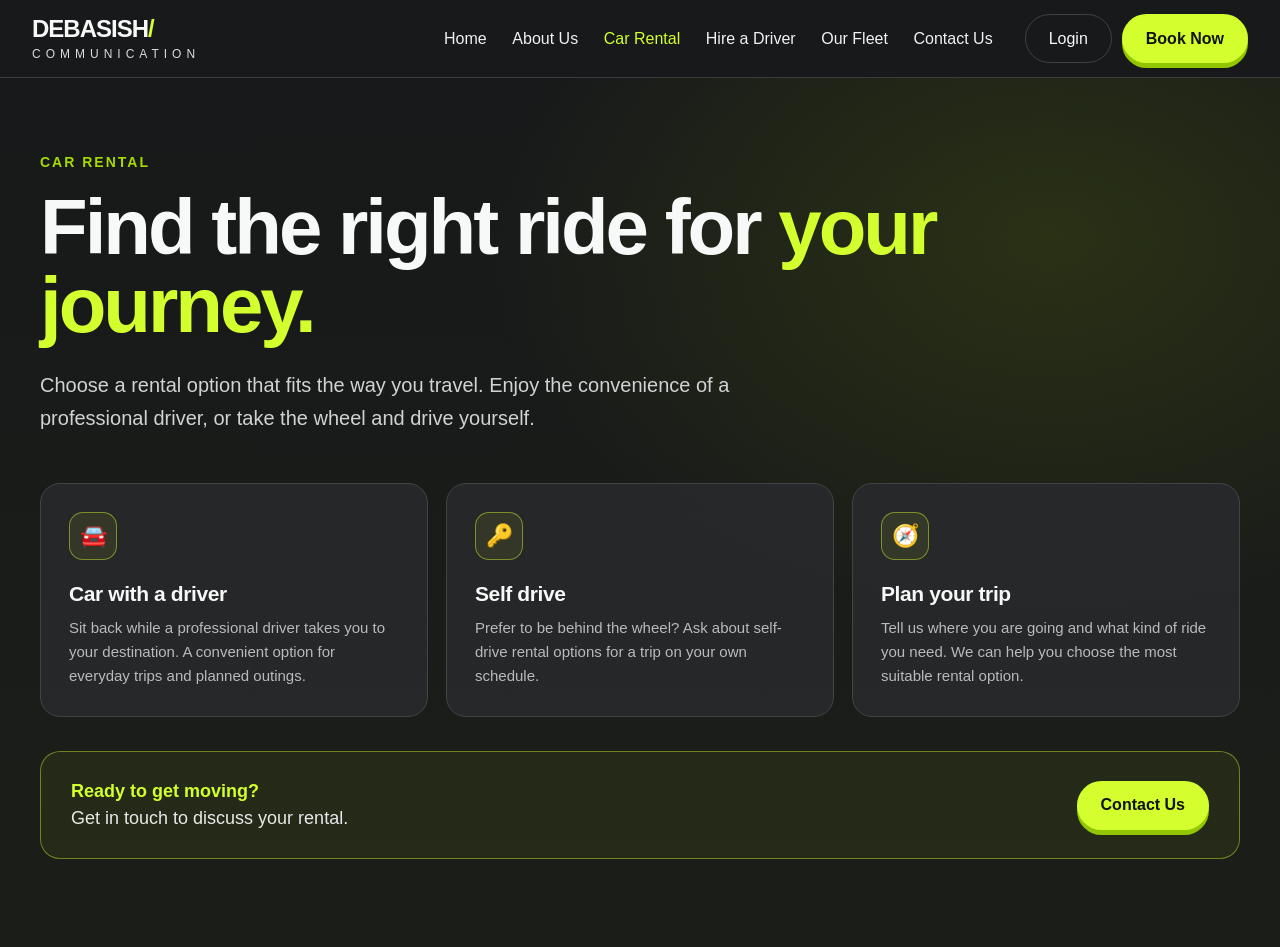
<file: car-rental.html>
<!doctype html>
<html lang="en">
  <head>
    <meta charset="utf-8" />
    <meta name="viewport" content="width=device-width, initial-scale=1" />
    <meta name="description" content="Explore car rental options from Debasish Communication." />
    <title>Car Rental | Debasish Communication</title>
    <link rel="stylesheet" href="pages.css" />
  </head>
  <body>
    <header class="site-header">
      <div class="nav-shell">
        <a class="brand" href="index.html" aria-label="Debasish Communication home">
          <span class="brand-name">DEBASISH<span class="brand-slash">/</span></span>
          <span class="brand-caption">COMMUNICATION</span>
        </a>
        <nav class="main-nav" aria-label="Main navigation">
          <a href="index.html">Home</a>
          <a href="about.html">About Us</a>
          <a href="car-rental.html" aria-current="page">Car Rental</a>
          <a href="hire-a-driver.html">Hire a Driver</a>
          <a href="our-fleet.html">Our Fleet</a>
          <a href="contact.html">Contact Us</a>
        </nav>
        <div class="nav-actions">
          <a class="button button-login" href="index.html#login">Login</a>
          <a class="button button-book" href="contact.html">Book Now</a>
        </div>
      </div>
    </header>
    <main class="page-main">
      <div class="page-content">
        <p class="eyebrow">Car Rental</p>
        <h1>Find the right ride for <span>your journey.</span></h1>
        <p class="page-lead">
          Choose a rental option that fits the way you travel. Enjoy the
          convenience of a professional driver, or take the wheel and drive
          yourself.
        </p>
        <section class="card-grid" aria-label="Car rental options">
          <article class="info-card">
            <span class="card-icon" aria-hidden="true">🚘</span>
            <h2>Car with a driver</h2>
            <p>
              Sit back while a professional driver takes you to your destination.
              A convenient option for everyday trips and planned outings.
            </p>
          </article>
          <article class="info-card">
            <span class="card-icon" aria-hidden="true">🔑</span>
            <h2>Self drive</h2>
            <p>
              Prefer to be behind the wheel? Ask about self-drive rental options
              for a trip on your own schedule.
            </p>
          </article>
          <article class="info-card">
            <span class="card-icon" aria-hidden="true">🧭</span>
            <h2>Plan your trip</h2>
            <p>
              Tell us where you are going and what kind of ride you need. We can
              help you choose the most suitable rental option.
            </p>
          </article>
        </section>
        <div class="page-cta">
          <p><strong>Ready to get moving?</strong><br />Get in touch to discuss your rental.</p>
          <a class="button button-book" href="contact.html">Contact Us</a>
        </div>
      </div>
    </main>
  </body>
</html>
</file>
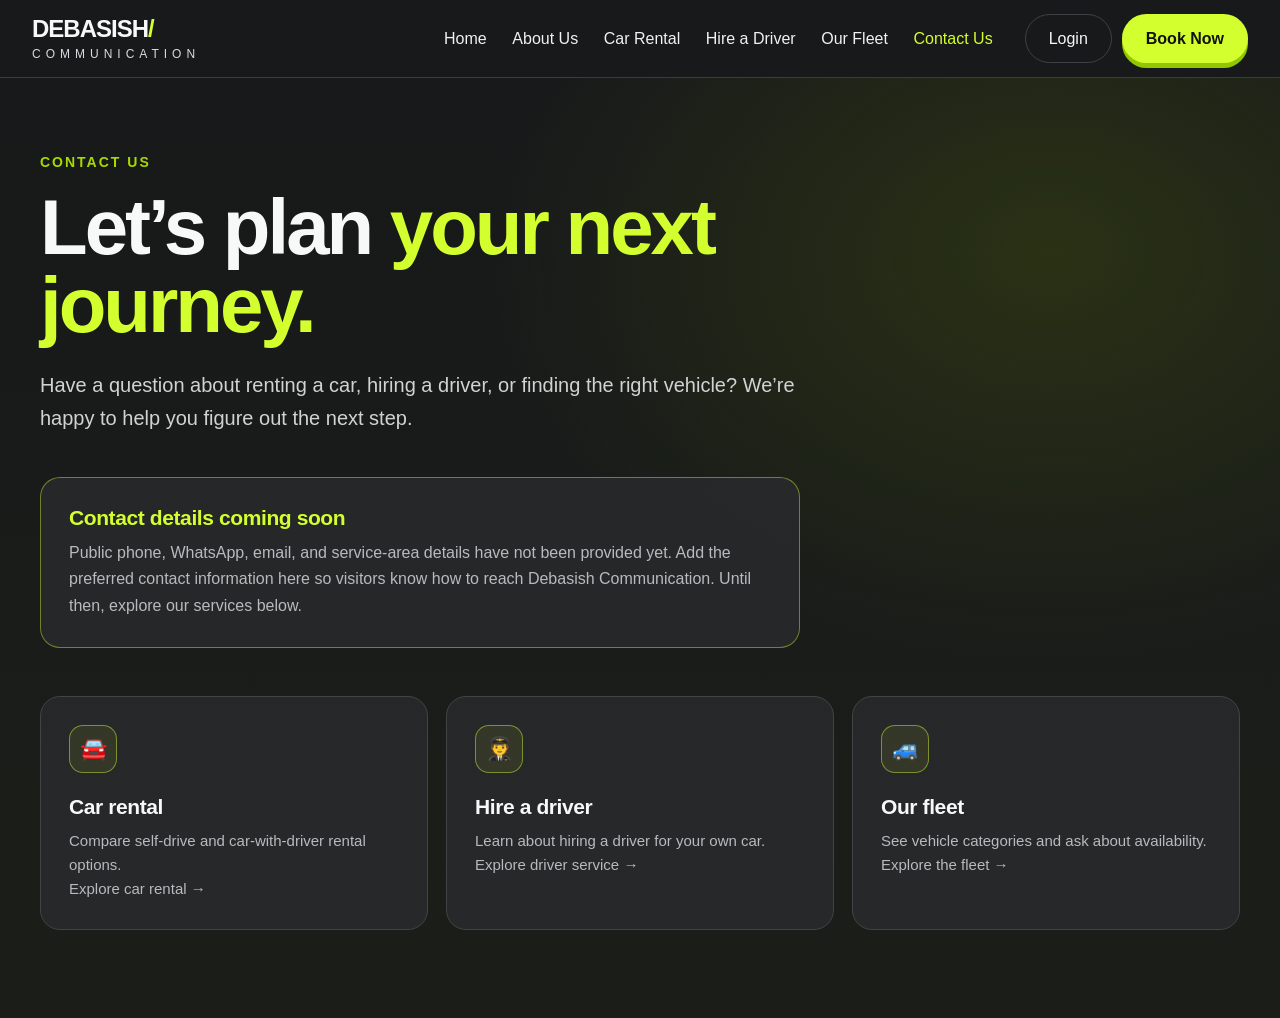
<file: contact.html>
<!doctype html>
<html lang="en">
  <head>
    <meta charset="utf-8" />
    <meta name="viewport" content="width=device-width, initial-scale=1" />
    <meta name="description" content="Contact Debasish Communication about car rental and driver services." />
    <title>Contact Us | Debasish Communication</title>
    <link rel="stylesheet" href="pages.css" />
  </head>
  <body>
    <header class="site-header">
      <div class="nav-shell">
        <a class="brand" href="index.html" aria-label="Debasish Communication home">
          <span class="brand-name">DEBASISH<span class="brand-slash">/</span></span>
          <span class="brand-caption">COMMUNICATION</span>
        </a>
        <nav class="main-nav" aria-label="Main navigation">
          <a href="index.html">Home</a>
          <a href="about.html">About Us</a>
          <a href="car-rental.html">Car Rental</a>
          <a href="hire-a-driver.html">Hire a Driver</a>
          <a href="our-fleet.html">Our Fleet</a>
          <a href="contact.html" aria-current="page">Contact Us</a>
        </nav>
        <div class="nav-actions">
          <a class="button button-login" href="index.html#login">Login</a>
          <a class="button button-book" href="car-rental.html">Book Now</a>
        </div>
      </div>
    </header>
    <main class="page-main">
      <div class="page-content">
        <p class="eyebrow">Contact Us</p>
        <h1>Let’s plan <span>your next journey.</span></h1>
        <p class="page-lead">
          Have a question about renting a car, hiring a driver, or finding the
          right vehicle? We’re happy to help you figure out the next step.
        </p>
        <section class="contact-notice" aria-labelledby="contact-info-title">
          <h2 id="contact-info-title">Contact details coming soon</h2>
          <p>
            Public phone, WhatsApp, email, and service-area details have not
            been provided yet. Add the preferred contact information here so
            visitors know how to reach Debasish Communication. Until then,
            explore our services below.
          </p>
        </section>
        <section class="card-grid" aria-label="Explore our services">
          <article class="info-card">
            <span class="card-icon" aria-hidden="true">🚘</span>
            <h2>Car rental</h2>
            <p>Compare self-drive and car-with-driver rental options.</p>
            <p><a href="car-rental.html">Explore car rental →</a></p>
          </article>
          <article class="info-card">
            <span class="card-icon" aria-hidden="true">🧑‍✈️</span>
            <h2>Hire a driver</h2>
            <p>Learn about hiring a driver for your own car.</p>
            <p><a href="hire-a-driver.html">Explore driver service →</a></p>
          </article>
          <article class="info-card">
            <span class="card-icon" aria-hidden="true">🚙</span>
            <h2>Our fleet</h2>
            <p>See vehicle categories and ask about availability.</p>
            <p><a href="our-fleet.html">Explore the fleet →</a></p>
          </article>
        </section>
      </div>
    </main>
  </body>
</html>
</file>
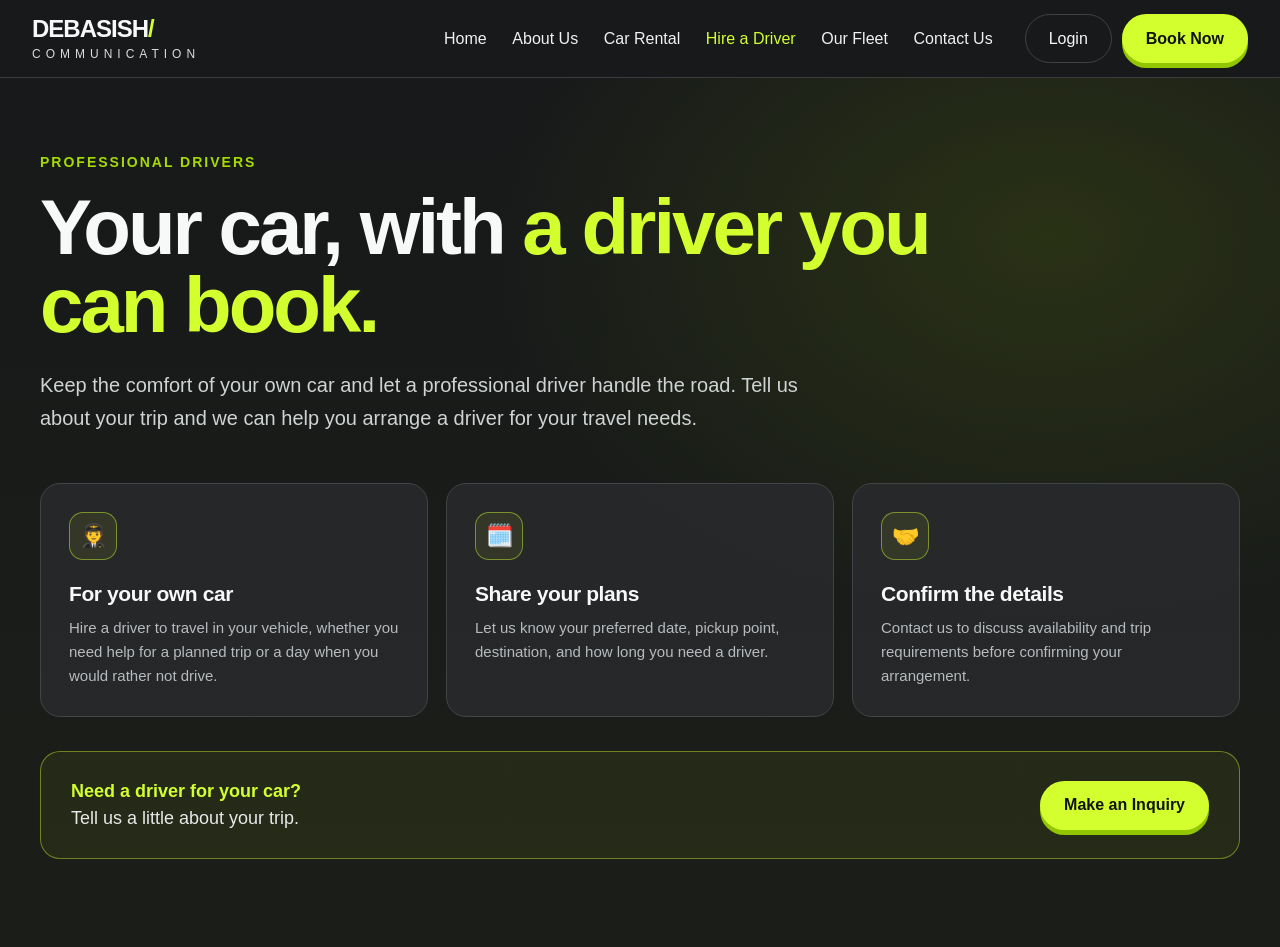
<file: hire-a-driver.html>
<!doctype html>
<html lang="en">
  <head>
    <meta charset="utf-8" />
    <meta name="viewport" content="width=device-width, initial-scale=1" />
    <meta name="description" content="Hire a professional driver from Debasish Communication." />
    <title>Hire a Driver | Debasish Communication</title>
    <link rel="stylesheet" href="pages.css" />
  </head>
  <body>
    <header class="site-header">
      <div class="nav-shell">
        <a class="brand" href="index.html" aria-label="Debasish Communication home">
          <span class="brand-name">DEBASISH<span class="brand-slash">/</span></span>
          <span class="brand-caption">COMMUNICATION</span>
        </a>
        <nav class="main-nav" aria-label="Main navigation">
          <a href="index.html">Home</a>
          <a href="about.html">About Us</a>
          <a href="car-rental.html">Car Rental</a>
          <a href="hire-a-driver.html" aria-current="page">Hire a Driver</a>
          <a href="our-fleet.html">Our Fleet</a>
          <a href="contact.html">Contact Us</a>
        </nav>
        <div class="nav-actions">
          <a class="button button-login" href="index.html#login">Login</a>
          <a class="button button-book" href="contact.html">Book Now</a>
        </div>
      </div>
    </header>
    <main class="page-main">
      <div class="page-content">
        <p class="eyebrow">Professional Drivers</p>
        <h1>Your car, with <span>a driver you can book.</span></h1>
        <p class="page-lead">
          Keep the comfort of your own car and let a professional driver handle
          the road. Tell us about your trip and we can help you arrange a driver
          for your travel needs.
        </p>
        <section class="card-grid" aria-label="Driver service details">
          <article class="info-card">
            <span class="card-icon" aria-hidden="true">🧑‍✈️</span>
            <h2>For your own car</h2>
            <p>
              Hire a driver to travel in your vehicle, whether you need help for
              a planned trip or a day when you would rather not drive.
            </p>
          </article>
          <article class="info-card">
            <span class="card-icon" aria-hidden="true">🗓️</span>
            <h2>Share your plans</h2>
            <p>
              Let us know your preferred date, pickup point, destination, and
              how long you need a driver.
            </p>
          </article>
          <article class="info-card">
            <span class="card-icon" aria-hidden="true">🤝</span>
            <h2>Confirm the details</h2>
            <p>
              Contact us to discuss availability and trip requirements before
              confirming your arrangement.
            </p>
          </article>
        </section>
        <div class="page-cta">
          <p><strong>Need a driver for your car?</strong><br />Tell us a little about your trip.</p>
          <a class="button button-book" href="contact.html">Make an Inquiry</a>
        </div>
      </div>
    </main>
  </body>
</html>
</file>
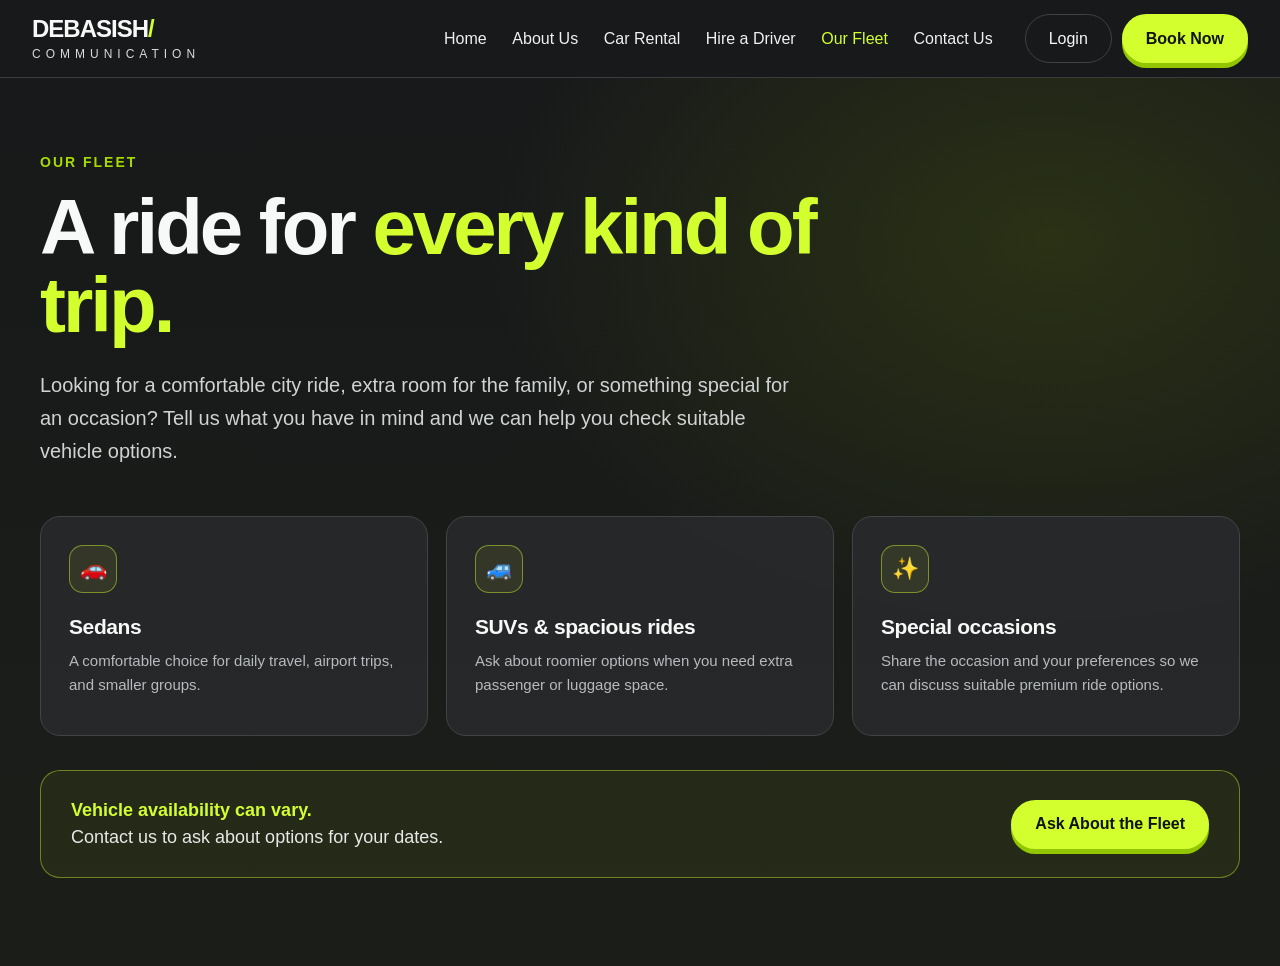
<file: our-fleet.html>
<!doctype html>
<html lang="en">
  <head>
    <meta charset="utf-8" />
    <meta name="viewport" content="width=device-width, initial-scale=1" />
    <meta name="description" content="Explore vehicle options with Debasish Communication." />
    <title>Our Fleet | Debasish Communication</title>
    <link rel="stylesheet" href="pages.css" />
  </head>
  <body>
    <header class="site-header">
      <div class="nav-shell">
        <a class="brand" href="index.html" aria-label="Debasish Communication home">
          <span class="brand-name">DEBASISH<span class="brand-slash">/</span></span>
          <span class="brand-caption">COMMUNICATION</span>
        </a>
        <nav class="main-nav" aria-label="Main navigation">
          <a href="index.html">Home</a>
          <a href="about.html">About Us</a>
          <a href="car-rental.html">Car Rental</a>
          <a href="hire-a-driver.html">Hire a Driver</a>
          <a href="our-fleet.html" aria-current="page">Our Fleet</a>
          <a href="contact.html">Contact Us</a>
        </nav>
        <div class="nav-actions">
          <a class="button button-login" href="index.html#login">Login</a>
          <a class="button button-book" href="contact.html">Book Now</a>
        </div>
      </div>
    </header>
    <main class="page-main">
      <div class="page-content">
        <p class="eyebrow">Our Fleet</p>
        <h1>A ride for <span>every kind of trip.</span></h1>
        <p class="page-lead">
          Looking for a comfortable city ride, extra room for the family, or
          something special for an occasion? Tell us what you have in mind and
          we can help you check suitable vehicle options.
        </p>
        <section class="card-grid" aria-label="Vehicle categories">
          <article class="info-card">
            <span class="card-icon" aria-hidden="true">🚗</span>
            <h2>Sedans</h2>
            <p>
              A comfortable choice for daily travel, airport trips, and smaller
              groups.
            </p>
          </article>
          <article class="info-card">
            <span class="card-icon" aria-hidden="true">🚙</span>
            <h2>SUVs &amp; spacious rides</h2>
            <p>
              Ask about roomier options when you need extra passenger or luggage
              space.
            </p>
          </article>
          <article class="info-card">
            <span class="card-icon" aria-hidden="true">✨</span>
            <h2>Special occasions</h2>
            <p>
              Share the occasion and your preferences so we can discuss suitable
              premium ride options.
            </p>
          </article>
        </section>
        <div class="page-cta">
          <p><strong>Vehicle availability can vary.</strong><br />Contact us to ask about options for your dates.</p>
          <a class="button button-book" href="contact.html">Ask About the Fleet</a>
        </div>
      </div>
    </main>
  </body>
</html>
</file>
<file: pages.css>
:root {
  color-scheme: dark;
  --background: #17191a;
  --surface: #282a2c;
  --muted: #b7bbbd;
  --line: #3a3d3f;
  --lime: #d3ff2f;
  --green: #a6da00;
}

* {
  box-sizing: border-box;
}

html {
  min-width: 320px;
  background: var(--background);
  scroll-behavior: smooth;
}

body {
  min-height: 100vh;
  margin: 0;
  color: #f7f8f8;
  font-family: Arial, Helvetica, sans-serif;
}

a {
  color: inherit;
  text-decoration: none;
}

.site-header {
  height: 78px;
  border-bottom: 1px solid var(--line);
  background: #17191a;
}

.nav-shell {
  width: min(1504px, calc(100% - 64px));
  height: 100%;
  margin: 0 auto;
  display: flex;
  align-items: center;
  justify-content: space-between;
  gap: 32px;
}

.brand {
  flex: 0 0 auto;
  display: flex;
  flex-direction: column;
  gap: 6px;
}

.brand-name {
  font-size: 24px;
  line-height: 1;
  font-weight: 900;
  letter-spacing: -1px;
}

.brand-slash {
  color: var(--lime);
}

.brand-caption {
  color: #d9dcde;
  font-size: 12px;
  letter-spacing: 5px;
}

.main-nav {
  display: flex;
  align-items: center;
  justify-content: center;
  gap: clamp(18px, 2vw, 34px);
  margin-left: auto;
}

.main-nav a {
  color: #f0f1f2;
  font-size: 16px;
  white-space: nowrap;
  transition: color 160ms ease;
}

.main-nav a:hover,
.main-nav a:focus-visible,
.main-nav a[aria-current="page"] {
  color: var(--lime);
}

.nav-actions {
  display: flex;
  flex: 0 0 auto;
  align-items: center;
  gap: 10px;
}

.button {
  min-height: 49px;
  padding: 0 23px;
  display: inline-flex;
  align-items: center;
  justify-content: center;
  border: 1px solid transparent;
  border-radius: 999px;
  font-size: 16px;
  font-weight: 700;
  transition: transform 160ms ease, background 160ms ease;
}

.button:hover {
  transform: translateY(-2px);
}

.button-login {
  border-color: #3e4244;
  font-weight: 400;
}

.button-login:hover {
  background: #242729;
}

.button-book {
  color: #10130b;
  background: var(--lime);
  box-shadow: 0 5px 0 #91c600;
}

.button-book:hover {
  background: #dcff5c;
}

.page-main {
  min-height: calc(100vh - 78px);
  padding: 76px 0 88px;
  background:
    radial-gradient(ellipse at 82% 18%, rgba(120, 151, 0, 0.19), transparent 38%),
    linear-gradient(180deg, #17191a 0%, #1b1e18 100%);
}

.page-content {
  width: min(1200px, calc(100% - 64px));
  margin: 0 auto;
}

.eyebrow {
  margin: 0 0 18px;
  color: var(--green);
  font-size: 14px;
  font-weight: 800;
  letter-spacing: 2px;
  text-transform: uppercase;
}

h1 {
  max-width: 900px;
  margin: 0;
  font-size: clamp(48px, 6.2vw, 78px);
  font-weight: 900;
  line-height: 1;
  letter-spacing: -3px;
}

h1 span {
  color: var(--lime);
}

.page-lead {
  max-width: 760px;
  margin: 25px 0 0;
  color: #d0d3d4;
  font-size: 20px;
  line-height: 1.65;
}

.card-grid {
  margin-top: 48px;
  display: grid;
  grid-template-columns: repeat(3, minmax(0, 1fr));
  gap: 18px;
}

.info-card {
  min-height: 220px;
  padding: 28px;
  border: 1px solid #414446;
  border-radius: 20px;
  background: rgba(40, 42, 44, 0.88);
}

.card-icon {
  width: 48px;
  height: 48px;
  margin-bottom: 22px;
  display: grid;
  place-items: center;
  border: 1px solid rgba(211, 255, 47, 0.45);
  border-radius: 14px;
  background: rgba(211, 255, 47, 0.08);
  font-size: 22px;
}

h2 {
  margin: 0 0 10px;
  font-size: 21px;
  letter-spacing: -0.4px;
}

.info-card p {
  margin: 0;
  color: var(--muted);
  font-size: 15px;
  line-height: 1.6;
}

.page-cta {
  margin-top: 34px;
  padding: 26px 30px;
  display: flex;
  align-items: center;
  justify-content: space-between;
  gap: 24px;
  border: 1px solid rgba(211, 255, 47, 0.42);
  border-radius: 20px;
  background: rgba(211, 255, 47, 0.06);
}

.page-cta p {
  margin: 0;
  color: #e7e9e9;
  font-size: 18px;
  line-height: 1.5;
}

.page-cta strong {
  color: var(--lime);
}

.contact-notice {
  max-width: 760px;
  margin-top: 42px;
  padding: 28px;
  border: 1px solid rgba(211, 255, 47, 0.42);
  border-radius: 20px;
  background: rgba(40, 42, 44, 0.88);
}

.contact-notice h2 {
  color: var(--lime);
}

.contact-notice p {
  margin: 0;
  color: var(--muted);
  font-size: 16px;
  line-height: 1.65;
}

@media (max-width: 1200px) and (min-width: 761px) {
  .site-header {
    height: auto;
  }

  .nav-shell {
    min-height: 108px;
    flex-wrap: wrap;
    gap: 12px 24px;
    padding: 12px 0;
  }

  .main-nav {
    order: 3;
    width: 100%;
    justify-content: center;
    margin-left: 0;
  }
}

@media (max-width: 760px) {
  .site-header {
    height: auto;
    min-height: 76px;
  }

  .nav-shell {
    min-height: 76px;
    flex-wrap: wrap;
    gap: 14px;
    padding: 13px 0;
  }

  .brand-name {
    font-size: 21px;
  }

  .brand-caption {
    font-size: 10px;
    letter-spacing: 4px;
  }

  .main-nav {
    order: 3;
    width: 100%;
    justify-content: flex-start;
    gap: 22px;
    overflow-x: auto;
    padding: 5px 0;
  }

  .main-nav a {
    font-size: 14px;
  }

  .button {
    min-height: 42px;
    padding: 0 17px;
    font-size: 14px;
  }

  .page-main {
    min-height: calc(100vh - 76px);
    padding: 54px 0 70px;
  }

  .page-content {
    width: calc(100% - 48px);
  }

  h1 {
    font-size: clamp(44px, 10vw, 64px);
    letter-spacing: -2px;
  }

  .page-lead {
    font-size: 17px;
  }

  .card-grid {
    margin-top: 34px;
    grid-template-columns: 1fr;
    gap: 12px;
  }

  .info-card {
    min-height: auto;
    padding: 22px;
  }

  .card-icon {
    margin-bottom: 16px;
  }

  .page-cta {
    align-items: flex-start;
    flex-direction: column;
    padding: 24px;
  }
}

@media (max-width: 430px) {
  .nav-shell {
    width: calc(100% - 36px);
  }

  .nav-actions {
    gap: 7px;
  }

  .button {
    min-height: 39px;
    padding: 0 13px;
  }

  .page-content {
    width: calc(100% - 36px);
  }
}

@media (prefers-reduced-motion: reduce) {
  *,
  *::before,
  *::after {
    scroll-behavior: auto !important;
    transition-duration: 0.01ms !important;
  }
}
</file>
